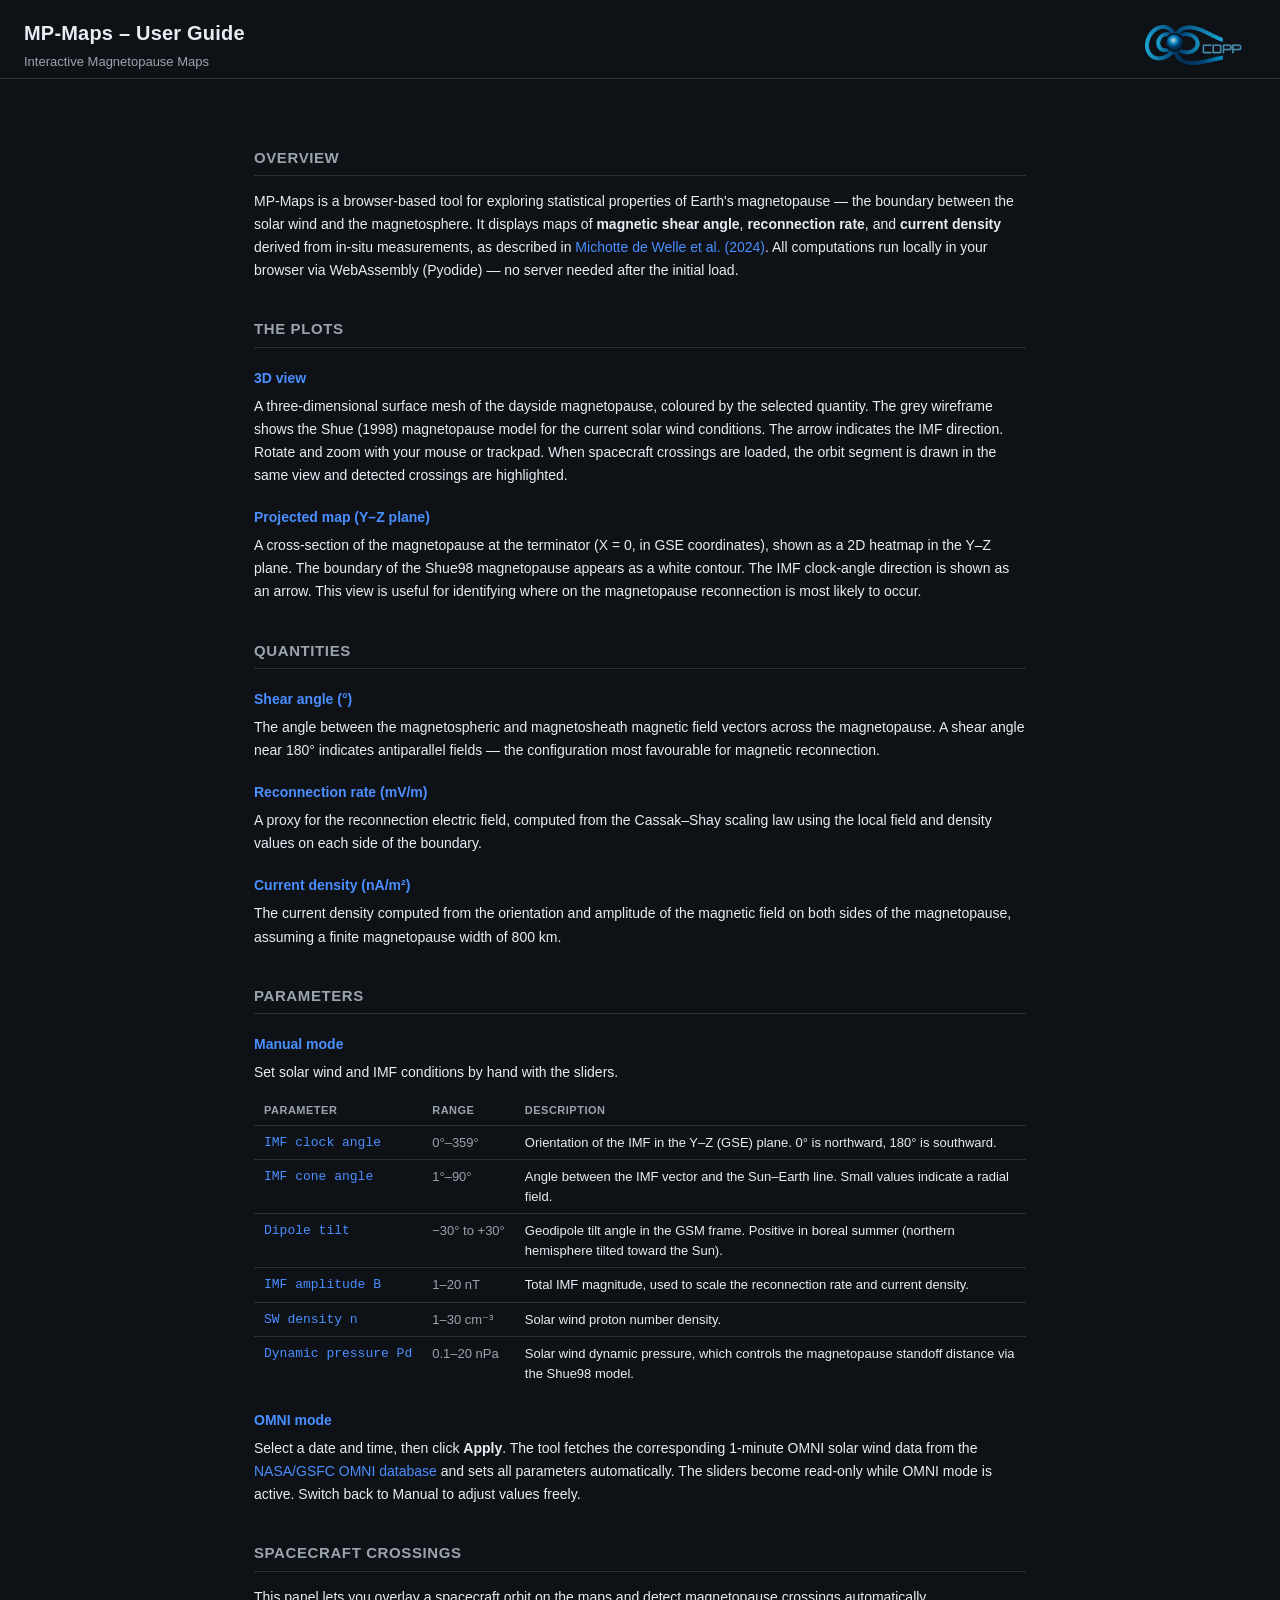
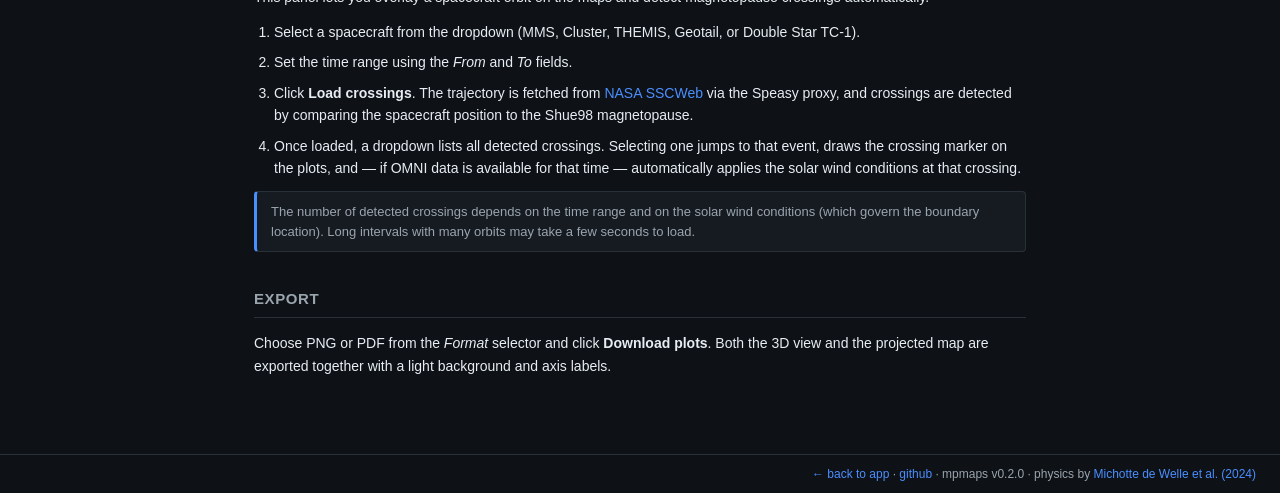
<file: webapp/guide.html>
<!doctype html>
<html lang="en">
<head>
  <meta charset="utf-8">
  <meta name="viewport" content="width=device-width, initial-scale=1">
  <title>MP-Maps – User Guide</title>
  <link rel="stylesheet" href="style.css">
  <style>
    main {
      max-width: 820px;
      margin: 0 auto;
      padding: 32px 24px 64px;
    }

    main h1 {
      font-size: 22px;
      margin: 0 0 6px;
    }

    main h2 {
      font-size: 15px;
      text-transform: uppercase;
      letter-spacing: 0.6px;
      color: var(--muted);
      border-bottom: 1px solid var(--border);
      padding-bottom: 6px;
      margin: 36px 0 14px;
    }

    main h3 {
      font-size: 14px;
      color: var(--accent-soft);
      margin: 20px 0 6px;
    }

    main p {
      margin: 0 0 12px;
      color: var(--text);
      line-height: 1.65;
    }

    main a {
      color: var(--accent-soft);
      text-decoration: none;
    }
    main a:hover { text-decoration: underline; }

    .lead {
      color: var(--muted);
      font-size: 13px;
      margin-bottom: 0;
    }

    /* parameter table */
    table {
      width: 100%;
      border-collapse: collapse;
      font-size: 13px;
      margin: 8px 0 16px;
    }

    th {
      text-align: left;
      color: var(--muted);
      font-size: 11px;
      text-transform: uppercase;
      letter-spacing: 0.5px;
      padding: 6px 10px;
      border-bottom: 1px solid var(--border);
    }

    td {
      padding: 7px 10px;
      border-bottom: 1px solid var(--border);
      vertical-align: top;
    }

    tr:last-child td { border-bottom: none; }

    td:first-child {
      font-family: ui-monospace, "SFMono-Regular", Menlo, monospace;
      color: var(--accent-soft);
      white-space: nowrap;
    }

    td:nth-child(2) {
      color: var(--muted);
      white-space: nowrap;
    }

    /* steps */
    ol.steps {
      padding-left: 20px;
      margin: 8px 0;
    }

    ol.steps li {
      margin-bottom: 8px;
      line-height: 1.6;
    }

    .note {
      background: var(--panel);
      border: 1px solid var(--border);
      border-left: 3px solid var(--accent-soft);
      border-radius: 4px;
      padding: 10px 14px;
      font-size: 13px;
      color: var(--muted);
      margin: 12px 0;
    }
  </style>
</head>
<body>
  <header>
    <div class="header-text">
      <h1>MP-Maps – User Guide</h1>
      <p class="subtitle">Interactive Magnetopause Maps</p>
    </div>
    <a class="cdpp-link" href="https://cdpp.irap.omp.eu" target="_blank" rel="noopener">
      <img src="CDPP_logo_bleu.png" alt="CDPP" class="cdpp-logo">
    </a>
  </header>

  <main>

    <!-- Overview -->
    <h2>Overview</h2>
    <p>
      MP-Maps is a browser-based tool for exploring statistical properties of Earth's magnetopause — the
      boundary between the solar wind and the magnetosphere. It displays maps of <strong>magnetic shear
      angle</strong>, <strong>reconnection rate</strong>, and <strong>current density</strong> derived from
      in-situ measurements, as described in
      <a href="https://agupubs.onlinelibrary.wiley.com/doi/10.1029/2023JA032098"
         target="_blank" rel="noopener">Michotte de Welle et al. (2024)</a>.
      All computations run locally in your browser via WebAssembly (Pyodide) — no server needed after the
      initial load.
    </p>

    <!-- The plots -->
    <h2>The plots</h2>

    <h3>3D view</h3>
    <p>
      A three-dimensional surface mesh of the dayside magnetopause, coloured by the selected quantity.
      The grey wireframe shows the Shue (1998) magnetopause model for the current solar wind conditions.
      The arrow indicates the IMF direction. Rotate and zoom with your mouse or trackpad.
      When spacecraft crossings are loaded, the orbit segment is drawn in the same view and detected
      crossings are highlighted.
    </p>

    <h3>Projected map (Y–Z plane)</h3>
    <p>
      A cross-section of the magnetopause at the terminator (X&nbsp;=&nbsp;0, in GSE coordinates), shown
      as a 2D heatmap in the Y–Z plane. The boundary of the Shue98 magnetopause appears as a white
      contour. The IMF clock-angle direction is shown as an arrow. This view is useful for identifying
      where on the magnetopause reconnection is most likely to occur.
    </p>

    <!-- Quantities -->
    <h2>Quantities</h2>

    <h3>Shear angle (°)</h3>
    <p>
      The angle between the magnetospheric and magnetosheath magnetic field vectors across the
      magnetopause. A shear angle near 180° indicates antiparallel fields — the configuration most
      favourable for magnetic reconnection.
    </p>

    <h3>Reconnection rate (mV/m)</h3>
    <p>
      A proxy for the reconnection electric field, computed from the Cassak–Shay scaling law using the
      local field and density values on each side of the boundary.
    </p>

    <h3>Current density (nA/m²)</h3>
    <p>
      The current density computed from the orientation and amplitude of the magnetic field on both
      sides of the magnetopause, assuming a finite magnetopause width of 800&nbsp;km.
    </p>

    <!-- Parameters -->
    <h2>Parameters</h2>

    <h3>Manual mode</h3>
    <p>
      Set solar wind and IMF conditions by hand with the sliders.
    </p>

    <table>
      <thead>
        <tr>
          <th>Parameter</th>
          <th>Range</th>
          <th>Description</th>
        </tr>
      </thead>
      <tbody>
        <tr>
          <td>IMF clock angle</td>
          <td>0°–359°</td>
          <td>Orientation of the IMF in the Y–Z (GSE) plane. 0° is northward, 180° is southward.</td>
        </tr>
        <tr>
          <td>IMF cone angle</td>
          <td>1°–90°</td>
          <td>Angle between the IMF vector and the Sun–Earth line. Small values indicate a radial field.</td>
        </tr>
        <tr>
          <td>Dipole tilt</td>
          <td>−30° to +30°</td>
          <td>Geodipole tilt angle in the GSM frame. Positive in boreal summer (northern hemisphere tilted toward the Sun).</td>
        </tr>
        <tr>
          <td>IMF amplitude B</td>
          <td>1–20 nT</td>
          <td>Total IMF magnitude, used to scale the reconnection rate and current density.</td>
        </tr>
        <tr>
          <td>SW density n</td>
          <td>1–30 cm⁻³</td>
          <td>Solar wind proton number density.</td>
        </tr>
        <tr>
          <td>Dynamic pressure Pd</td>
          <td>0.1–20 nPa</td>
          <td>Solar wind dynamic pressure, which controls the magnetopause standoff distance via the Shue98 model.</td>
        </tr>
      </tbody>
    </table>

    <h3>OMNI mode</h3>
    <p>
      Select a date and time, then click <strong>Apply</strong>. The tool fetches the corresponding
      1-minute OMNI solar wind data from the
      <a href="https://omniweb.gsfc.nasa.gov" target="_blank" rel="noopener">NASA/GSFC OMNI database</a>
      and sets all parameters automatically. The sliders become read-only while OMNI mode is active.
      Switch back to Manual to adjust values freely.
    </p>

    <!-- Spacecraft crossings -->
    <h2>Spacecraft crossings</h2>
    <p>
      This panel lets you overlay a spacecraft orbit on the maps and detect magnetopause crossings
      automatically.
    </p>

    <ol class="steps">
      <li>Select a spacecraft from the dropdown (MMS, Cluster, THEMIS, Geotail, or Double Star TC-1).</li>
      <li>Set the time range using the <em>From</em> and <em>To</em> fields.</li>
      <li>Click <strong>Load crossings</strong>. The trajectory is fetched from
          <a href="https://sscweb.gsfc.nasa.gov" target="_blank" rel="noopener">NASA SSCWeb</a>
          via the Speasy proxy, and crossings are detected by comparing the spacecraft position
          to the Shue98 magnetopause.</li>
      <li>Once loaded, a dropdown lists all detected crossings. Selecting one jumps to that event,
          draws the crossing marker on the plots, and — if OMNI data is available for that time —
          automatically applies the solar wind conditions at that crossing.</li>
    </ol>

    <div class="note">
      The number of detected crossings depends on the time range and on the solar wind conditions
      (which govern the boundary location). Long intervals with many orbits may take a few seconds to load.
    </div>

    <!-- Export -->
    <h2>Export</h2>
    <p>
      Choose PNG or PDF from the <em>Format</em> selector and click <strong>Download plots</strong>.
      Both the 3D view and the projected map are exported together with a light background and axis labels.
    </p>

  </main>

  <footer>
    <div></div>
    <div class="links">
      <a href="index.html">← back to app</a>
      ·
      <a href="https://github.com/LaboratoryOfPlasmaPhysics/mpmaps" target="_blank" rel="noopener">github</a>
      ·
      mpmaps v0.2.0 · physics by
      <a href="https://agupubs.onlinelibrary.wiley.com/doi/10.1029/2023JA032098"
         target="_blank" rel="noopener">Michotte de Welle et&nbsp;al. (2024)</a>
    </div>
  </footer>

</body>
</html>
</file>
<file: webapp/style.css>
:root {
  --bg: #0e1116;
  --panel: #161b22;
  --border: #2a3038;
  --text: #e6edf3;
  --muted: #9aa4ad;
  --accent: #ffd24a;
  --accent-soft: #4a8fff;
}

* { box-sizing: border-box; }

html, body {
  margin: 0;
  padding: 0;
  background: var(--bg);
  color: var(--text);
  font-family: -apple-system, BlinkMacSystemFont, "Segoe UI", Helvetica, Arial, sans-serif;
  font-size: 14px;
  line-height: 1.5;
}

header {
  display: flex;
  align-items: center;
  justify-content: space-between;
  gap: 24px;
  padding: 18px 24px 6px;
  border-bottom: 1px solid var(--border);
}

.header-text {
  min-width: 0;
  flex: 1;
}

.cdpp-link {
  display: inline-flex;
  align-items: center;
  flex-shrink: 0;
  opacity: 0.85;
  transition: opacity 120ms ease;
}

.cdpp-link:hover { opacity: 1; }

.cdpp-logo {
  height: 40px;
  width: auto;
  display: block;
}

header h1 {
  margin: 0 0 4px;
  font-size: 20px;
  letter-spacing: 0.2px;
}

.subtitle {
  margin: 0;
  color: var(--muted);
  font-size: 13px;
}

.controls {
  display: flex;
  gap: 18px;
  flex-wrap: wrap;
  padding: 14px 24px;
  border-bottom: 1px solid var(--border);
}

fieldset {
  border: 1px solid var(--border);
  border-radius: 6px;
  padding: 10px 14px;
  margin: 0;
  background: var(--panel);
}

legend {
  padding: 0 6px;
  color: var(--muted);
  font-size: 12px;
  text-transform: uppercase;
  letter-spacing: 0.6px;
}

fieldset label {
  display: inline-flex;
  align-items: center;
  gap: 6px;
  margin-right: 16px;
  cursor: pointer;
  font-size: 13px;
}

.sliders {
  flex: 1;
  min-width: 360px;
  display: grid;
  grid-template-columns: 1fr 1fr;
  gap: 4px 28px;
}

.slider-row {
  display: grid;
  grid-template-columns: 140px 1fr 48px;
  align-items: center;
  gap: 10px;
  padding: 2px 0;
}

.slider-row label {
  color: var(--muted);
  font-size: 12px;
}

.slider-row input[type="range"] {
  width: 100%;
  accent-color: var(--accent-soft);
}

.slider-row output {
  font-variant-numeric: tabular-nums;
  text-align: right;
  font-size: 13px;
}

.export {
  display: flex;
  align-items: center;
  gap: 8px;
  flex-wrap: wrap;
}

.export label {
  color: var(--muted);
  font-size: 12px;
}

.export select,
.export button {
  background: var(--bg);
  color: var(--text);
  border: 1px solid var(--border);
  border-radius: 4px;
  padding: 4px 10px;
  font-size: 13px;
  font-family: inherit;
  cursor: pointer;
}

.export button {
  background: var(--accent-soft);
  color: #0e1116;
  border-color: var(--accent-soft);
  font-weight: 600;
}

.export button:disabled {
  opacity: 0.5;
  cursor: wait;
}

.plots {
  position: relative;
  display: grid;
  grid-template-columns: 1fr 1fr;
  gap: 12px;
  padding: 12px 24px;
}

.plots-overlay {
  position: absolute;
  inset: 0;
  background: rgba(14, 17, 22, 0.78);
  backdrop-filter: blur(2px);
  -webkit-backdrop-filter: blur(2px);
  display: flex;
  align-items: center;
  justify-content: center;
  z-index: 10;
  animation: overlay-fade-in 120ms ease-out;
}
.plots-overlay[hidden] { display: none; }

.plots-overlay-card {
  display: flex;
  align-items: center;
  gap: 14px;
  padding: 16px 22px;
  background: var(--panel);
  border: 1px solid var(--border);
  border-radius: 8px;
  box-shadow: 0 6px 24px rgba(0, 0, 0, 0.5);
}

.plots-overlay-msg {
  font-size: 14px;
  color: var(--text);
  font-family: ui-monospace, "SFMono-Regular", Menlo, monospace;
}

.spinner {
  width: 22px;
  height: 22px;
  border: 3px solid #2a3038;
  border-top-color: var(--accent-soft);
  border-radius: 50%;
  animation: spin 0.8s linear infinite;
}

@keyframes spin {
  to { transform: rotate(360deg); }
}

@keyframes overlay-fade-in {
  from { opacity: 0; }
  to   { opacity: 1; }
}

.plot-container {
  background: var(--panel);
  border: 1px solid var(--border);
  border-radius: 6px;
  padding: 8px 10px 10px;
}

.plot-container h3 {
  margin: 4px 6px 6px;
  font-size: 13px;
  color: var(--muted);
  text-transform: uppercase;
  letter-spacing: 0.6px;
  font-weight: 600;
}

#plot-3d, #plot-2d {
  width: 100%;
  height: 520px;
}

footer {
  display: flex;
  justify-content: space-between;
  align-items: center;
  padding: 10px 24px;
  border-top: 1px solid var(--border);
  color: var(--muted);
  font-size: 12px;
}

.status {
  padding: 4px 10px;
  border-radius: 4px;
  font-family: ui-monospace, "SFMono-Regular", Menlo, monospace;
  font-size: 12px;
}

.status-loading { background: #3a2a10; color: #ffd24a; }
.status-ready   { background: #102a1a; color: #6ce29a; }
.status-busy    { background: #102035; color: #6cb0ff; }
.status-error   { background: #3a1010; color: #ff8a8a; }

.links a {
  color: var(--accent-soft);
  text-decoration: none;
}
.links a:hover { text-decoration: underline; }

/* ── Magnetopause boundary panel ─────────────────────────── */
#mp-boundary-panel {
  display: flex;
  flex-direction: column;
  gap: 8px;
  min-width: 180px;
}

.mode-row {
  display: flex;
  gap: 14px;
}

.number-row {
  display: grid;
  grid-template-columns: 90px 80px;
  align-items: center;
  gap: 8px;
  padding: 2px 0;
}

.number-row label {
  color: var(--muted);
  font-size: 12px;
}

.number-row input[type="number"] {
  background: var(--bg);
  color: var(--text);
  border: 1px solid var(--border);
  border-radius: 4px;
  padding: 3px 7px;
  font-size: 13px;
  font-family: inherit;
  width: 100%;
}

#params-panel > .mode-row,
#params-panel > #omni-ref-row,
#params-inputs {
  grid-column: 1 / -1;
}

#omni-ref-row {
  display: grid;
  grid-template-columns: auto 1fr auto;
  align-items: center;
  column-gap: 6px;
  row-gap: 2px;
  padding: 2px 0;
}

#omni-ref-row label {
  color: var(--muted);
  font-size: 12px;
}

#omni-ref-row input[type="datetime-local"] {
  background: var(--bg);
  color: var(--text);
  border: 1px solid var(--border);
  border-radius: 4px;
  padding: 3px 6px;
  font-size: 12px;
  font-family: inherit;
  min-width: 0;
  color-scheme: dark;
}

#omni-ref-fetch {
  background: var(--accent-soft);
  color: #0e1116;
  border: 1px solid var(--accent-soft);
  border-radius: 4px;
  padding: 3px 10px;
  font-size: 12px;
  font-family: inherit;
  font-weight: 600;
  cursor: pointer;
  white-space: nowrap;
}

#omni-ref-fetch:disabled {
  opacity: 0.4;
  cursor: not-allowed;
}

#omni-ref-status {
  grid-column: 1 / -1;
  font-size: 11px;
  color: var(--muted);
  font-family: ui-monospace, "SFMono-Regular", Menlo, monospace;
  overflow: hidden;
  text-overflow: ellipsis;
  white-space: nowrap;
}

#omni-ref-status:empty { display: none; }

#params-inputs {
  display: flex;
  flex-direction: column;
  gap: 4px;
}

#params-inputs input:disabled,
#params-inputs output.disabled {
  opacity: 0.4;
  cursor: not-allowed;
}

/* ── Spacecraft crossings panel ──────────────────────────── */
#sc-panel {
  display: flex;
  flex-direction: column;
  gap: 8px;
  min-width: 260px;
}

#sc-select {
  background: var(--bg);
  color: var(--text);
  border: 1px solid var(--border);
  border-radius: 4px;
  padding: 4px 8px;
  font-size: 13px;
  font-family: inherit;
  width: 100%;
  cursor: pointer;
}

.date-row {
  display: grid;
  grid-template-columns: auto 1fr auto 1fr;
  align-items: center;
  gap: 6px;
}

.date-row label {
  color: var(--muted);
  font-size: 12px;
}

.date-row input[type="datetime-local"] {
  background: var(--bg);
  color: var(--text);
  border: 1px solid var(--border);
  border-radius: 4px;
  padding: 3px 6px;
  font-size: 12px;
  font-family: inherit;
  width: 100%;
  color-scheme: dark;
}

.sc-actions {
  display: flex;
  align-items: center;
  gap: 10px;
}

#sc-load {
  background: var(--accent-soft);
  color: #0e1116;
  border: 1px solid var(--accent-soft);
  border-radius: 4px;
  padding: 4px 12px;
  font-size: 13px;
  font-family: inherit;
  font-weight: 600;
  cursor: pointer;
  white-space: nowrap;
}

#sc-load:disabled {
  opacity: 0.4;
  cursor: not-allowed;
}

#crossing-nav {
  display: flex;
  flex-direction: column;
}

#crossing-select {
  background: var(--bg);
  color: var(--text);
  border: 1px solid var(--border);
  border-radius: 4px;
  padding: 4px 8px;
  font-size: 13px;
  font-family: ui-monospace, "SFMono-Regular", Menlo, monospace;
  width: 100%;
  cursor: pointer;
}

.dxl-row {
  margin-top: 8px;
  padding-top: 8px;
  border-top: 1px solid var(--border);
  display: flex;
  align-items: center;
  gap: 8px;
}

#dxl-status {
  font-size: 12px;
  color: var(--muted);
  font-family: ui-monospace, "SFMono-Regular", Menlo, monospace;
  white-space: nowrap;
}

#sc-status {
  font-size: 12px;
  color: var(--muted);
  font-family: ui-monospace, "SFMono-Regular", Menlo, monospace;
  overflow: hidden;
  text-overflow: ellipsis;
  white-space: nowrap;
  min-width: 0;
}

@media (max-width: 920px) {
  .plots { grid-template-columns: 1fr; }
  .sliders { grid-template-columns: 1fr; }
  .date-row { grid-template-columns: auto 1fr; }
}
</file>
